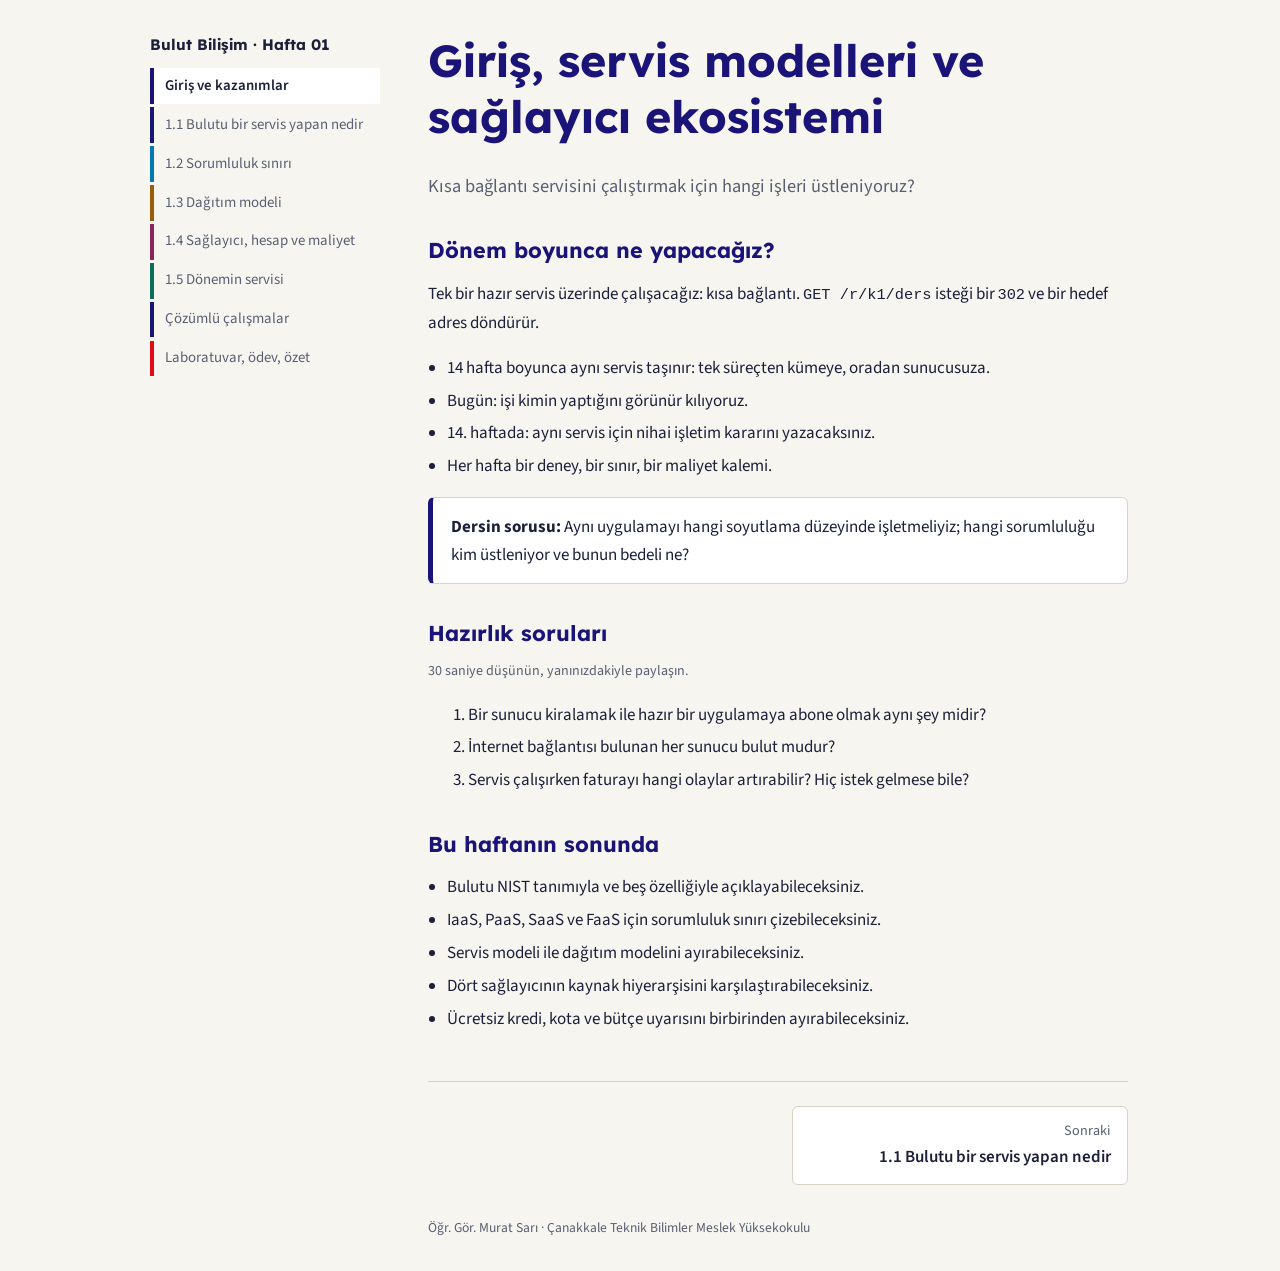
<file: index.html>
<!DOCTYPE html><html lang="tr"><head><meta charset="UTF-8"><meta name="viewport" content="width=device-width, initial-scale=1"><title>Giriş – Bulut Bilişim Hafta 01</title><link href="https://fonts.googleapis.com/css2?family=Lexend:wght@500;700&family=Source+Sans+3:wght@400;600&display=swap" rel="stylesheet"><link rel="stylesheet" href="style.css"></head><body><div class="wrap"><nav id="nav" aria-label="Bölümler"></nav><main><h1>Giriş, servis modelleri ve sağlayıcı ekosistemi</h1>
<p class="lead">Kısa bağlantı servisini çalıştırmak için hangi işleri üstleniyoruz?</p>
<h2>Dönem boyunca ne yapacağız?</h2>
<p>Tek bir hazır servis üzerinde çalışacağız: kısa bağlantı. <code>GET /r/k1/ders</code> isteği bir <code>302</code> ve bir hedef adres döndürür.</p>
<ul><li>14 hafta boyunca aynı servis taşınır: tek süreçten kümeye, oradan sunucusuza.</li><li>Bugün: işi kimin yaptığını görünür kılıyoruz.</li><li>14. haftada: aynı servis için nihai işletim kararını yazacaksınız.</li><li>Her hafta bir deney, bir sınır, bir maliyet kalemi.</li></ul>
<div class="box"><strong>Dersin sorusu:</strong> Aynı uygulamayı hangi soyutlama düzeyinde işletmeliyiz; hangi sorumluluğu kim üstleniyor ve bunun bedeli ne?</div>
<h2>Hazırlık soruları</h2>
<p class="note">30 saniye düşünün, yanınızdakiyle paylaşın.</p>
<ol><li>Bir sunucu kiralamak ile hazır bir uygulamaya abone olmak aynı şey midir?</li><li>İnternet bağlantısı bulunan her sunucu bulut mudur?</li><li>Servis çalışırken faturayı hangi olaylar artırabilir? Hiç istek gelmese bile?</li></ol>
<h2>Bu haftanın sonunda</h2>
<ul><li>Bulutu NIST tanımıyla ve beş özelliğiyle açıklayabileceksiniz.</li><li>IaaS, PaaS, SaaS ve FaaS için sorumluluk sınırı çizebileceksiniz.</li><li>Servis modeli ile dağıtım modelini ayırabileceksiniz.</li><li>Dört sağlayıcının kaynak hiyerarşisini karşılaştırabileceksiniz.</li><li>Ücretsiz kredi, kota ve bütçe uyarısını birbirinden ayırabileceksiniz.</li></ul>
<div class="pager" id="pager"></div><footer>Öğr. Gör. Murat Sarı · Çanakkale Teknik Bilimler Meslek Yüksekokulu</footer></main></div><script src="site.js"></script></body></html>
</file>
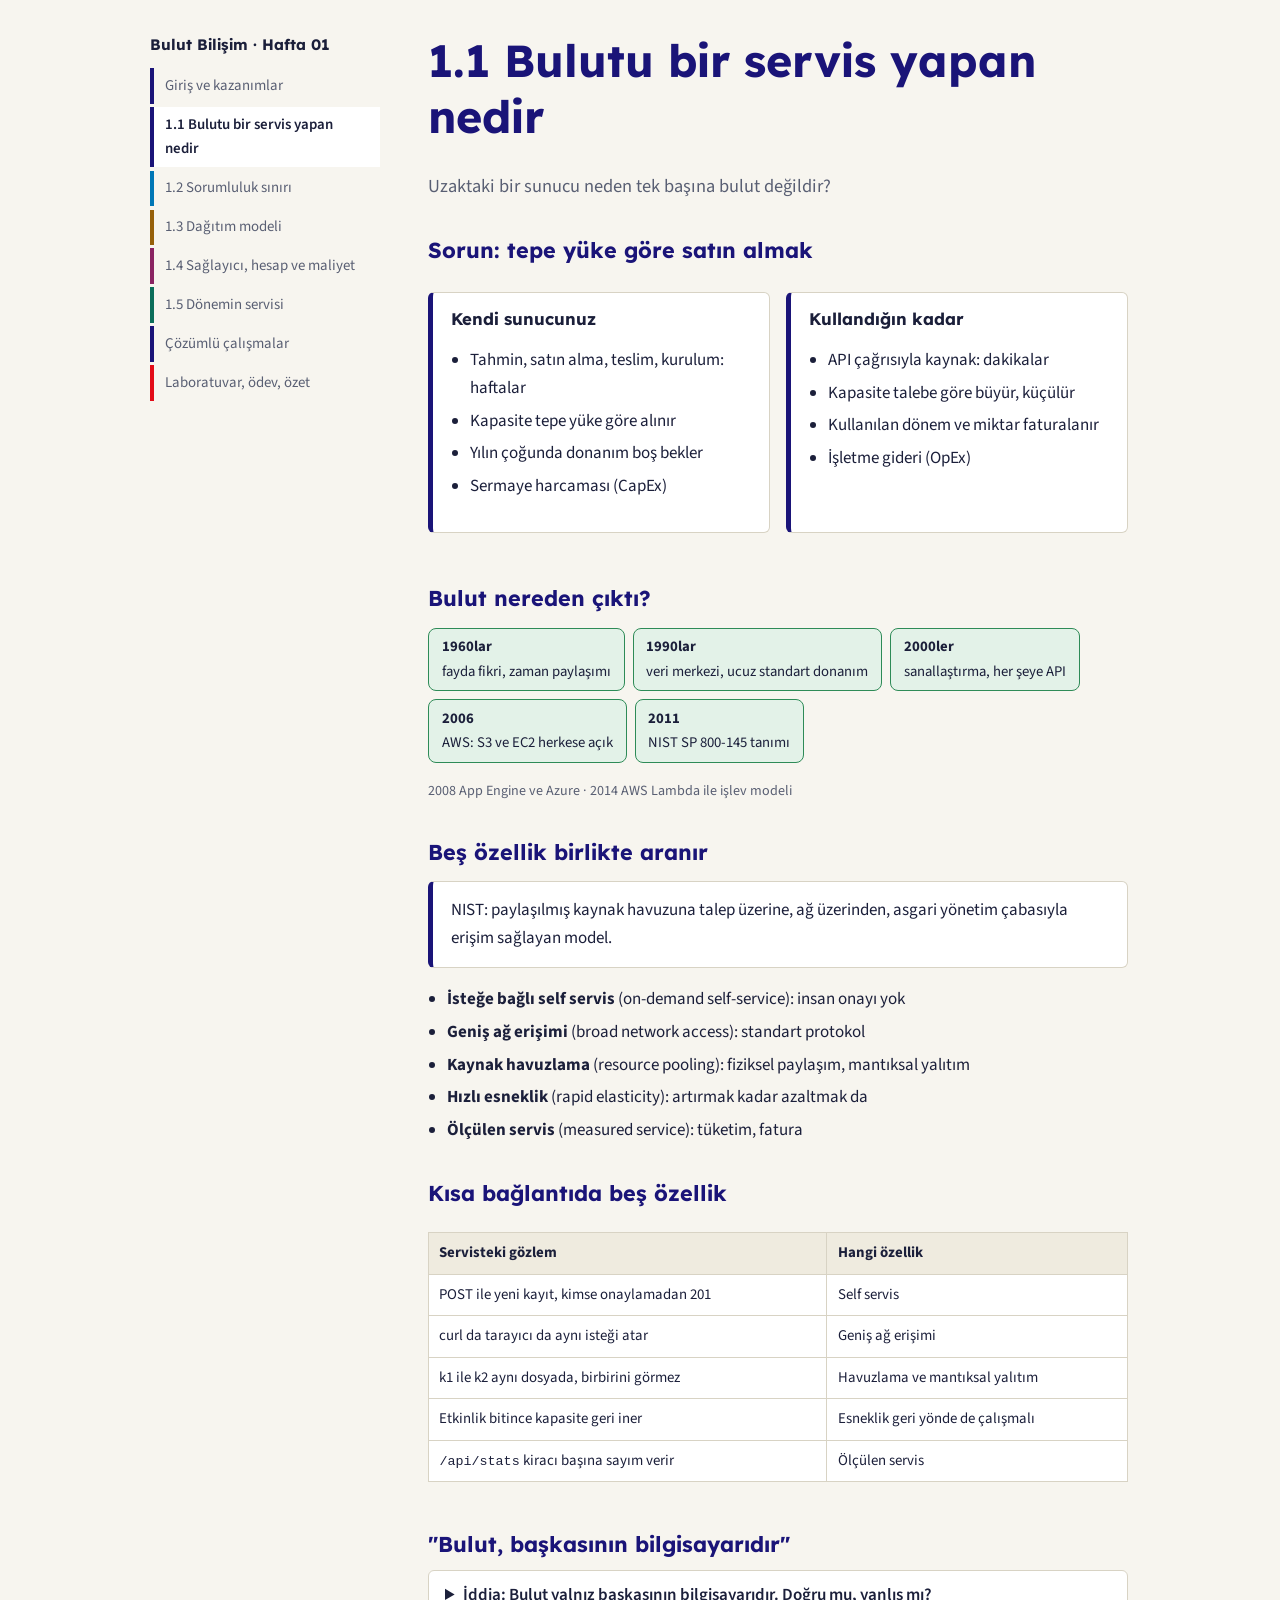
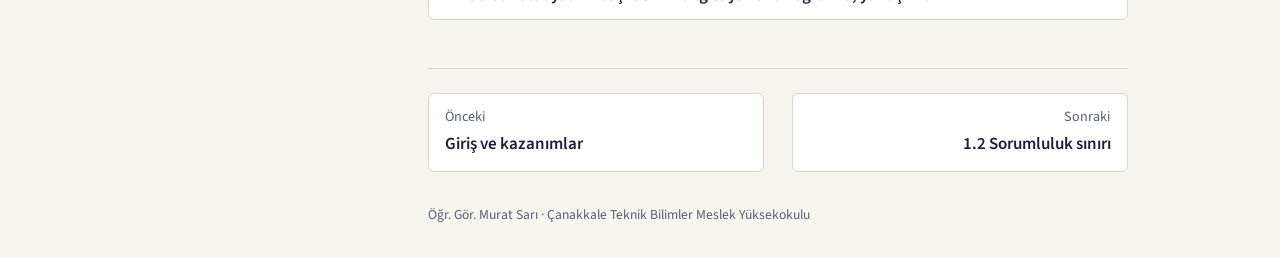
<file: bolum-1-1.html>
<!DOCTYPE html><html lang="tr"><head><meta charset="UTF-8"><meta name="viewport" content="width=device-width, initial-scale=1"><title>1.1 – Bulut Bilişim Hafta 01</title><link href="https://fonts.googleapis.com/css2?family=Lexend:wght@500;700&family=Source+Sans+3:wght@400;600&display=swap" rel="stylesheet"><link rel="stylesheet" href="style.css"></head><body><div class="wrap"><nav id="nav" aria-label="Bölümler"></nav><main><h1>1.1 Bulutu bir servis yapan nedir</h1>
<p class="lead">Uzaktaki bir sunucu neden tek başına bulut değildir?</p>
<h2>Sorun: tepe yüke göre satın almak</h2>
<div class="g2"><div class="box"><h3>Kendi sunucunuz</h3><ul><li>Tahmin, satın alma, teslim, kurulum: haftalar</li><li>Kapasite tepe yüke göre alınır</li><li>Yılın çoğunda donanım boş bekler</li><li>Sermaye harcaması (CapEx)</li></ul></div><div class="box"><h3>Kullandığın kadar</h3><ul><li>API çağrısıyla kaynak: dakikalar</li><li>Kapasite talebe göre büyür, küçülür</li><li>Kullanılan dönem ve miktar faturalanır</li><li>İşletme gideri (OpEx)</li></ul></div></div>
<h2>Bulut nereden çıktı?</h2>
<ol class="flow"><li><b>1960lar</b>fayda fikri, zaman paylaşımı</li><li><b>1990lar</b>veri merkezi, ucuz standart donanım</li><li><b>2000ler</b>sanallaştırma, her şeye API</li><li><b>2006</b>AWS: S3 ve EC2 herkese açık</li><li><b>2011</b>NIST SP 800-145 tanımı</li></ol>
<p class="note">2008 App Engine ve Azure · 2014 AWS Lambda ile işlev modeli</p>
<h2>Beş özellik birlikte aranır</h2>
<div class="box">NIST: paylaşılmış kaynak havuzuna talep üzerine, ağ üzerinden, asgari yönetim çabasıyla erişim sağlayan model.</div>
<ul><li><strong>İsteğe bağlı self servis</strong> (on-demand self-service): insan onayı yok</li><li><strong>Geniş ağ erişimi</strong> (broad network access): standart protokol</li><li><strong>Kaynak havuzlama</strong> (resource pooling): fiziksel paylaşım, mantıksal yalıtım</li><li><strong>Hızlı esneklik</strong> (rapid elasticity): artırmak kadar azaltmak da</li><li><strong>Ölçülen servis</strong> (measured service): tüketim, fatura</li></ul>
<h2>Kısa bağlantıda beş özellik</h2>
<div class="tw"><table><tr><th>Servisteki gözlem</th><th>Hangi özellik</th></tr>
<tr><td>POST ile yeni kayıt, kimse onaylamadan 201</td><td>Self servis</td></tr>
<tr><td>curl da tarayıcı da aynı isteği atar</td><td>Geniş ağ erişimi</td></tr>
<tr><td>k1 ile k2 aynı dosyada, birbirini görmez</td><td>Havuzlama ve mantıksal yalıtım</td></tr>
<tr><td>Etkinlik bitince kapasite geri iner</td><td>Esneklik geri yönde de çalışmalı</td></tr>
<tr><td><code>/api/stats</code> kiracı başına sayım verir</td><td>Ölçülen servis</td></tr></table></div>
<h2>"Bulut, başkasının bilgisayarıdır"</h2>
<details><summary>İddia: Bulut yalnız başkasının bilgisayarıdır. Doğru mu, yanlış mı?</summary><p><strong>Yanlış.</strong> Doğru yanı: kod gerçek bir binada, gerçek bir makinede çalışır; o da arızalanır (AWS S3 kesintisi, 28 Şubat 2017). Eksik yanı: self servis, esneklik ve ölçümü atlar; sorumluluğun bölüşümünü gizler.</p></details>
<div class="pager" id="pager"></div><footer>Öğr. Gör. Murat Sarı · Çanakkale Teknik Bilimler Meslek Yüksekokulu</footer></main></div><script src="site.js"></script></body></html>
</file>
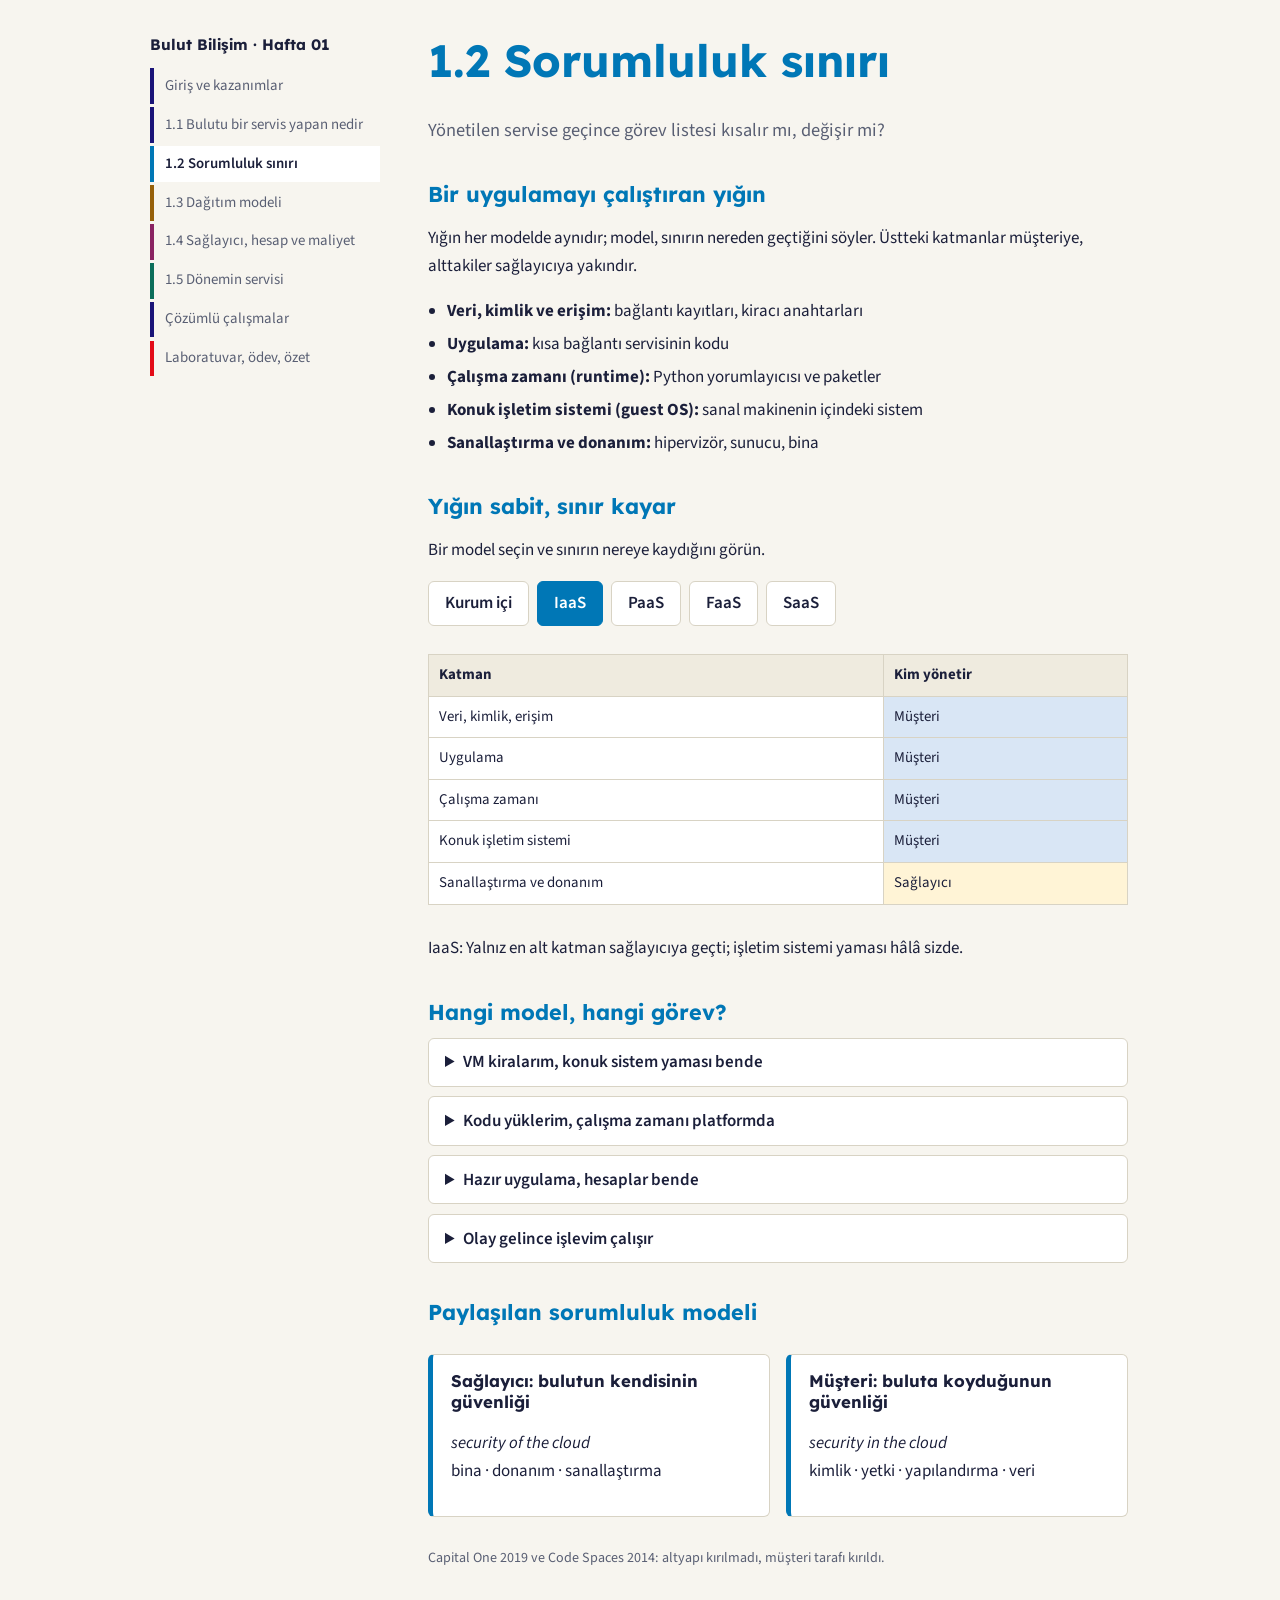
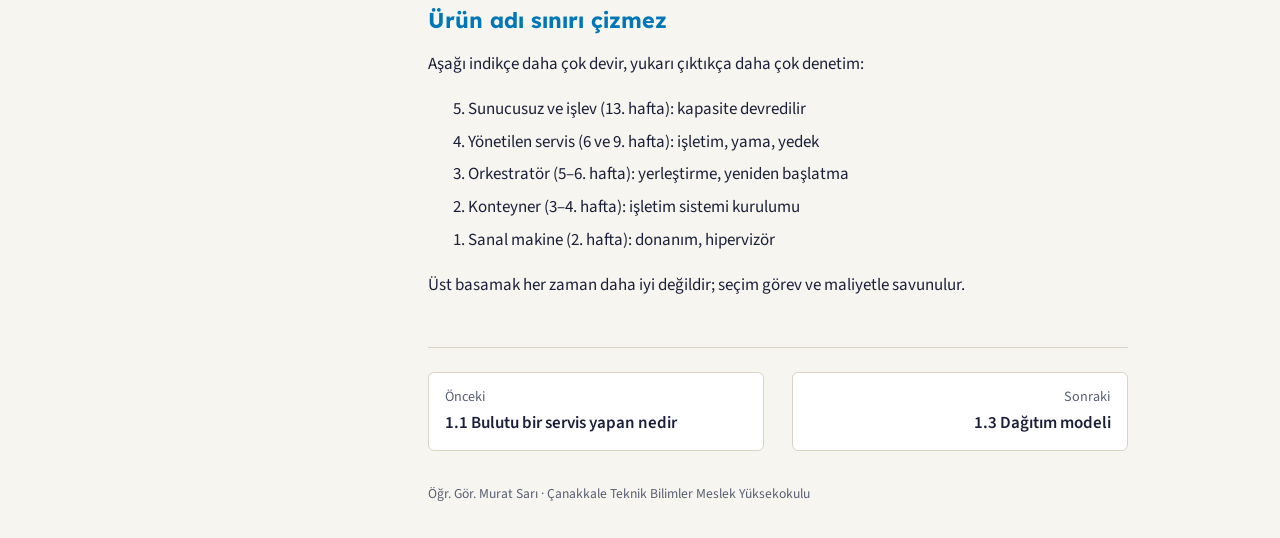
<file: bolum-1-2.html>
<!DOCTYPE html><html lang="tr"><head><meta charset="UTF-8"><meta name="viewport" content="width=device-width, initial-scale=1"><title>1.2 – Bulut Bilişim Hafta 01</title><link href="https://fonts.googleapis.com/css2?family=Lexend:wght@500;700&family=Source+Sans+3:wght@400;600&display=swap" rel="stylesheet"><link rel="stylesheet" href="style.css"></head><body><div class="wrap"><nav id="nav" aria-label="Bölümler"></nav><main><h1>1.2 Sorumluluk sınırı</h1>
<p class="lead">Yönetilen servise geçince görev listesi kısalır mı, değişir mi?</p>
<h2>Bir uygulamayı çalıştıran yığın</h2>
<p>Yığın her modelde aynıdır; model, sınırın nereden geçtiğini söyler. Üstteki katmanlar müşteriye, alttakiler sağlayıcıya yakındır.</p>
<ul><li><strong>Veri, kimlik ve erişim:</strong> bağlantı kayıtları, kiracı anahtarları</li><li><strong>Uygulama:</strong> kısa bağlantı servisinin kodu</li><li><strong>Çalışma zamanı (runtime):</strong> Python yorumlayıcısı ve paketler</li><li><strong>Konuk işletim sistemi (guest OS):</strong> sanal makinenin içindeki sistem</li><li><strong>Sanallaştırma ve donanım:</strong> hipervizör, sunucu, bina</li></ul>
<h2>Yığın sabit, sınır kayar</h2>
<p>Bir model seçin ve sınırın nereye kaydığını görün.</p>
<div class="tabs" id="tabs" role="group" aria-label="Model"></div>
<div class="tw"><table id="model"></table></div>
<p id="mdesc"></p>
<h2>Hangi model, hangi görev?</h2>
<details><summary>VM kiralarım, konuk sistem yaması bende</summary><p><strong>IaaS.</strong> Altyapı servis olarak: EC2, Azure VM, Compute Engine, OCI Compute.</p></details>
<details><summary>Kodu yüklerim, çalışma zamanı platformda</summary><p><strong>PaaS.</strong> Uygulama platformu: App Engine, App Service, Elastic Beanstalk.</p></details>
<details><summary>Hazır uygulama, hesaplar bende</summary><p><strong>SaaS.</strong> Hazır yazılım: kurumsal e-posta, çevrim içi ofis.</p></details>
<details><summary>Olay gelince işlevim çalışır</summary><p><strong>FaaS.</strong> İşlev: Lambda, Azure Functions, Cloud Run functions.</p></details>
<h2>Paylaşılan sorumluluk modeli</h2>
<div class="g2"><div class="box"><h3>Sağlayıcı: bulutun kendisinin güvenliği</h3><p><em>security of the cloud</em><br>bina · donanım · sanallaştırma</p></div><div class="box"><h3>Müşteri: buluta koyduğunun güvenliği</h3><p><em>security in the cloud</em><br>kimlik · yetki · yapılandırma · veri</p></div></div>
<p class="note">Capital One 2019 ve Code Spaces 2014: altyapı kırılmadı, müşteri tarafı kırıldı.</p>
<h2>Ürün adı sınırı çizmez</h2>
<p>Aşağı indikçe daha çok devir, yukarı çıktıkça daha çok denetim:</p>
<ol reversed><li>Sunucusuz ve işlev (13. hafta): kapasite devredilir</li><li>Yönetilen servis (6 ve 9. hafta): işletim, yama, yedek</li><li>Orkestratör (5–6. hafta): yerleştirme, yeniden başlatma</li><li>Konteyner (3–4. hafta): işletim sistemi kurulumu</li><li>Sanal makine (2. hafta): donanım, hipervizör</li></ol>
<p>Üst basamak her zaman daha iyi değildir; seçim görev ve maliyetle savunulur.</p>
<div class="pager" id="pager"></div><footer>Öğr. Gör. Murat Sarı · Çanakkale Teknik Bilimler Meslek Yüksekokulu</footer></main></div><script src="site.js"></script></body></html>
</file>
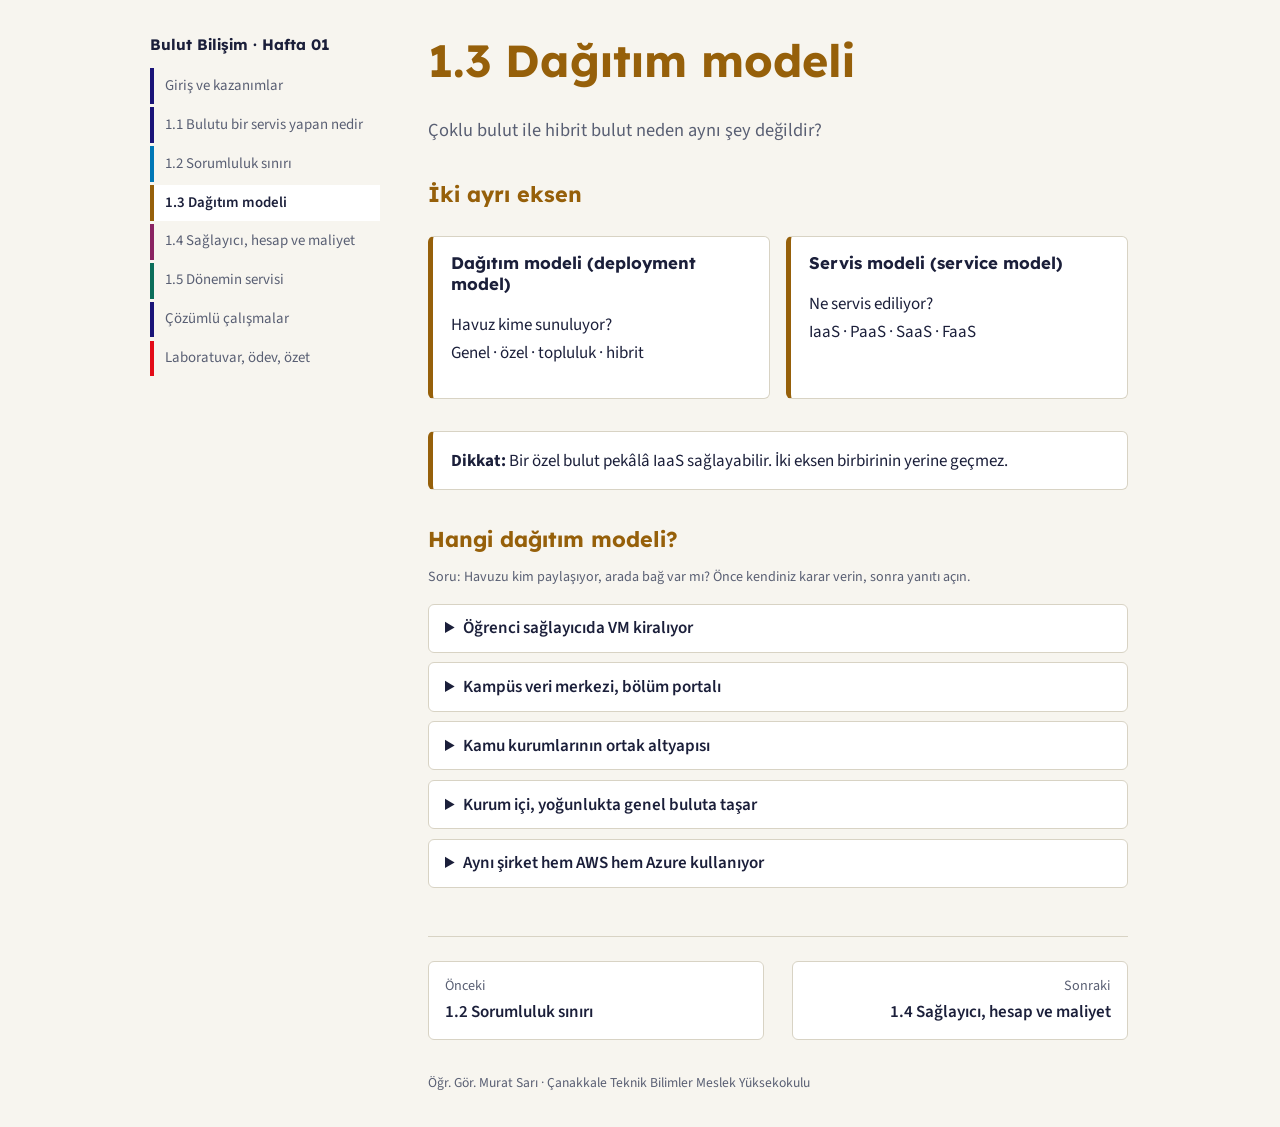
<file: bolum-1-3.html>
<!DOCTYPE html><html lang="tr"><head><meta charset="UTF-8"><meta name="viewport" content="width=device-width, initial-scale=1"><title>1.3 – Bulut Bilişim Hafta 01</title><link href="https://fonts.googleapis.com/css2?family=Lexend:wght@500;700&family=Source+Sans+3:wght@400;600&display=swap" rel="stylesheet"><link rel="stylesheet" href="style.css"></head><body><div class="wrap"><nav id="nav" aria-label="Bölümler"></nav><main><h1>1.3 Dağıtım modeli</h1>
<p class="lead">Çoklu bulut ile hibrit bulut neden aynı şey değildir?</p>
<h2>İki ayrı eksen</h2>
<div class="g2"><div class="box"><h3>Dağıtım modeli (deployment model)</h3><p>Havuz kime sunuluyor?<br>Genel · özel · topluluk · hibrit</p></div><div class="box"><h3>Servis modeli (service model)</h3><p>Ne servis ediliyor?<br>IaaS · PaaS · SaaS · FaaS</p></div></div>
<div class="box"><strong>Dikkat:</strong> Bir özel bulut pekâlâ IaaS sağlayabilir. İki eksen birbirinin yerine geçmez.</div>
<h2>Hangi dağıtım modeli?</h2>
<p class="note">Soru: Havuzu kim paylaşıyor, arada bağ var mı? Önce kendiniz karar verin, sonra yanıtı açın.</p>
<details><summary>Öğrenci sağlayıcıda VM kiralıyor</summary><p><strong>Genel (public).</strong> Havuz herkese açık.</p></details>
<details><summary>Kampüs veri merkezi, bölüm portalı</summary><p><strong>Özel (private).</strong> Tek kuruluşa ayrılmış havuz; beş özellik varsa özel bulut.</p></details>
<details><summary>Kamu kurumlarının ortak altyapısı</summary><p><strong>Topluluk (community).</strong> Ortak gereksinim, belirli kuruluşlar.</p></details>
<details><summary>Kurum içi, yoğunlukta genel buluta taşar</summary><p><strong>Hibrit (hybrid).</strong> İki model ve aralarında bir bağ.</p></details>
<details><summary>Aynı şirket hem AWS hem Azure kullanıyor</summary><p><strong>Çoklu bulut (multi-cloud).</strong> İki genel sağlayıcı: çoklu bulut, hibrit değil.</p></details>
<div class="pager" id="pager"></div><footer>Öğr. Gör. Murat Sarı · Çanakkale Teknik Bilimler Meslek Yüksekokulu</footer></main></div><script src="site.js"></script></body></html>
</file>
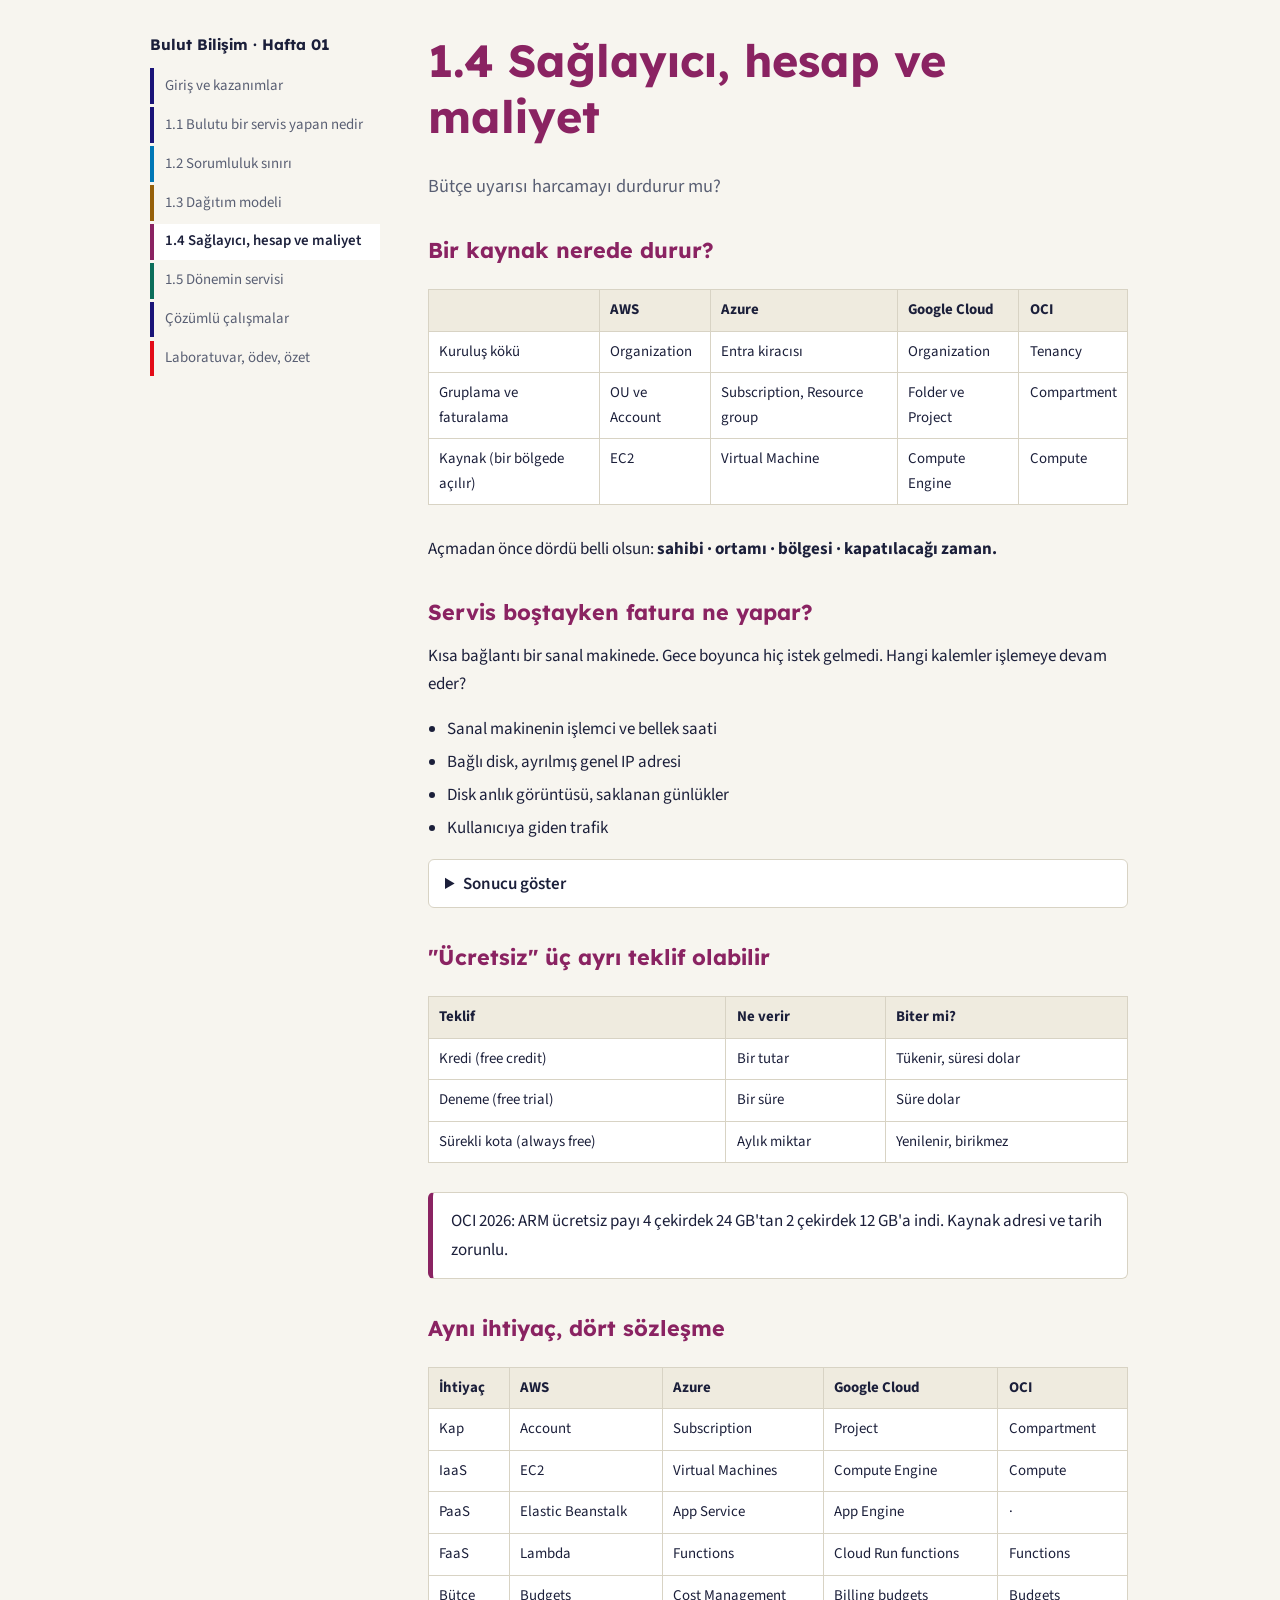
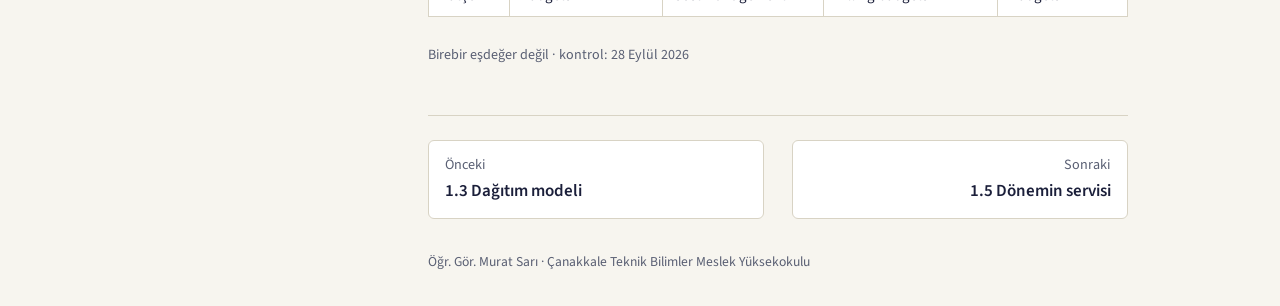
<file: bolum-1-4.html>
<!DOCTYPE html><html lang="tr"><head><meta charset="UTF-8"><meta name="viewport" content="width=device-width, initial-scale=1"><title>1.4 – Bulut Bilişim Hafta 01</title><link href="https://fonts.googleapis.com/css2?family=Lexend:wght@500;700&family=Source+Sans+3:wght@400;600&display=swap" rel="stylesheet"><link rel="stylesheet" href="style.css"></head><body><div class="wrap"><nav id="nav" aria-label="Bölümler"></nav><main><h1>1.4 Sağlayıcı, hesap ve maliyet</h1>
<p class="lead">Bütçe uyarısı harcamayı durdurur mu?</p>
<h2>Bir kaynak nerede durur?</h2>
<div class="tw"><table><tr><th></th><th>AWS</th><th>Azure</th><th>Google Cloud</th><th>OCI</th></tr>
<tr><td>Kuruluş kökü</td><td>Organization</td><td>Entra kiracısı</td><td>Organization</td><td>Tenancy</td></tr>
<tr><td>Gruplama ve faturalama</td><td>OU ve Account</td><td>Subscription, Resource group</td><td>Folder ve Project</td><td>Compartment</td></tr>
<tr><td>Kaynak (bir bölgede açılır)</td><td>EC2</td><td>Virtual Machine</td><td>Compute Engine</td><td>Compute</td></tr></table></div>
<p>Açmadan önce dördü belli olsun: <strong>sahibi · ortamı · bölgesi · kapatılacağı zaman.</strong></p>
<h2>Servis boştayken fatura ne yapar?</h2>
<p>Kısa bağlantı bir sanal makinede. Gece boyunca hiç istek gelmedi. Hangi kalemler işlemeye devam eder?</p>
<ul><li>Sanal makinenin işlemci ve bellek saati</li><li>Bağlı disk, ayrılmış genel IP adresi</li><li>Disk anlık görüntüsü, saklanan günlükler</li><li>Kullanıcıya giden trafik</li></ul>
<details><summary>Sonucu göster</summary><p>Trafik dışında hepsi. Makine kapatılsa bile disk, ayrılmış adres ve anlık görüntü sürebilir. Fatura verisi de saatler gecikebilir.</p></details>
<h2>"Ücretsiz" üç ayrı teklif olabilir</h2>
<div class="tw"><table><tr><th>Teklif</th><th>Ne verir</th><th>Biter mi?</th></tr>
<tr><td>Kredi (free credit)</td><td>Bir tutar</td><td>Tükenir, süresi dolar</td></tr>
<tr><td>Deneme (free trial)</td><td>Bir süre</td><td>Süre dolar</td></tr>
<tr><td>Sürekli kota (always free)</td><td>Aylık miktar</td><td>Yenilenir, birikmez</td></tr></table></div>
<div class="box">OCI 2026: ARM ücretsiz payı 4 çekirdek 24 GB'tan 2 çekirdek 12 GB'a indi. Kaynak adresi ve tarih zorunlu.</div>
<h2>Aynı ihtiyaç, dört sözleşme</h2>
<div class="tw"><table><tr><th>İhtiyaç</th><th>AWS</th><th>Azure</th><th>Google Cloud</th><th>OCI</th></tr>
<tr><td>Kap</td><td>Account</td><td>Subscription</td><td>Project</td><td>Compartment</td></tr>
<tr><td>IaaS</td><td>EC2</td><td>Virtual Machines</td><td>Compute Engine</td><td>Compute</td></tr>
<tr><td>PaaS</td><td>Elastic Beanstalk</td><td>App Service</td><td>App Engine</td><td>·</td></tr>
<tr><td>FaaS</td><td>Lambda</td><td>Functions</td><td>Cloud Run functions</td><td>Functions</td></tr>
<tr><td>Bütçe</td><td>Budgets</td><td>Cost Management</td><td>Billing budgets</td><td>Budgets</td></tr></table></div>
<p class="note">Birebir eşdeğer değil · kontrol: 28 Eylül 2026</p>
<div class="pager" id="pager"></div><footer>Öğr. Gör. Murat Sarı · Çanakkale Teknik Bilimler Meslek Yüksekokulu</footer></main></div><script src="site.js"></script></body></html>
</file>
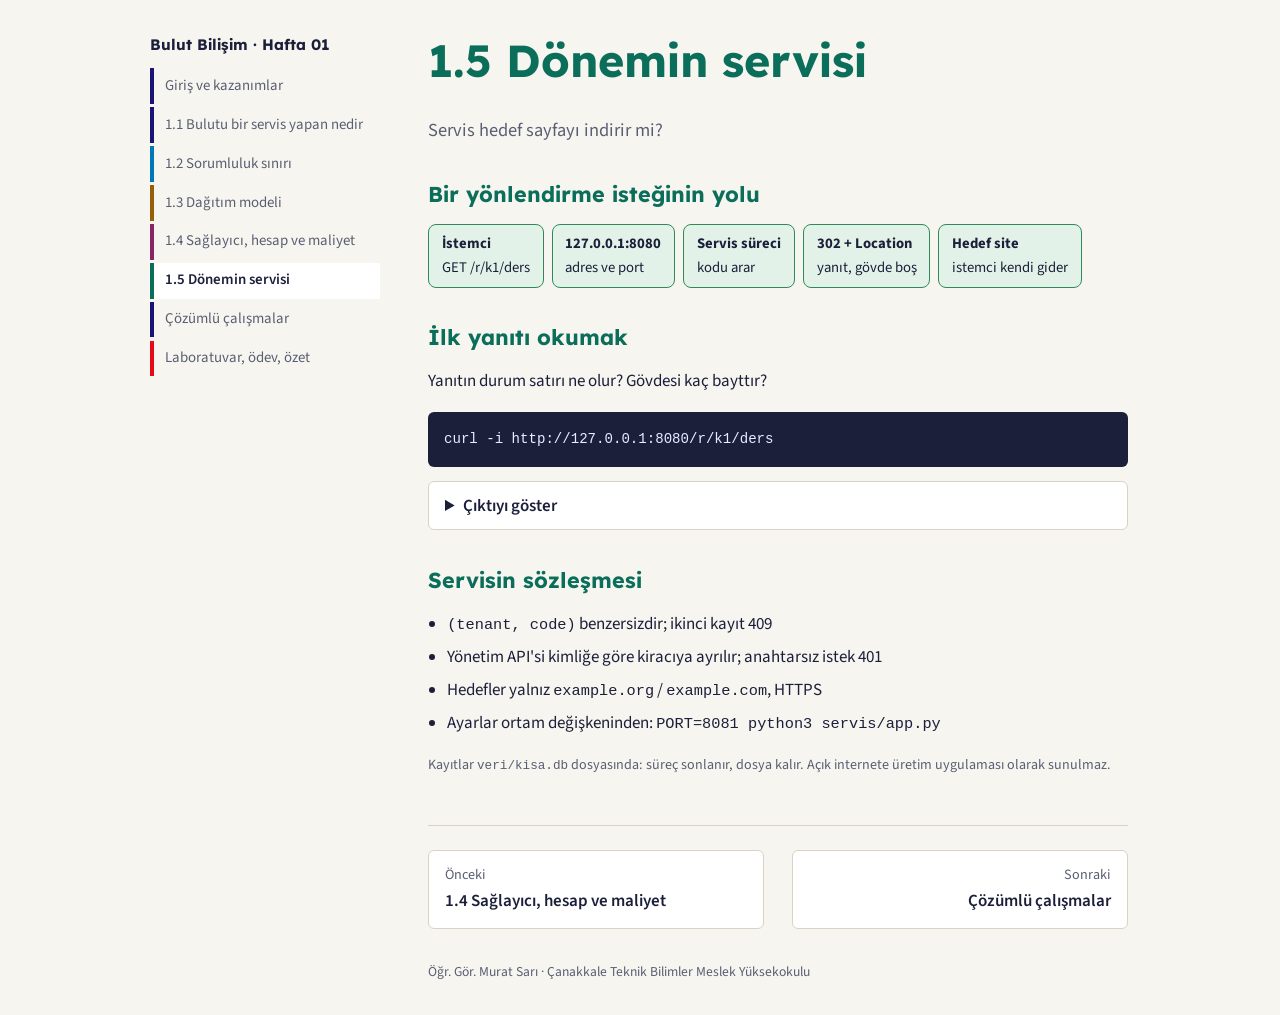
<file: bolum-1-5.html>
<!DOCTYPE html><html lang="tr"><head><meta charset="UTF-8"><meta name="viewport" content="width=device-width, initial-scale=1"><title>1.5 – Bulut Bilişim Hafta 01</title><link href="https://fonts.googleapis.com/css2?family=Lexend:wght@500;700&family=Source+Sans+3:wght@400;600&display=swap" rel="stylesheet"><link rel="stylesheet" href="style.css"></head><body><div class="wrap"><nav id="nav" aria-label="Bölümler"></nav><main><h1>1.5 Dönemin servisi</h1>
<p class="lead">Servis hedef sayfayı indirir mi?</p>
<h2>Bir yönlendirme isteğinin yolu</h2>
<ol class="flow"><li><b>İstemci</b>GET /r/k1/ders</li><li><b>127.0.0.1:8080</b>adres ve port</li><li><b>Servis süreci</b>kodu arar</li><li><b>302 + Location</b>yanıt, gövde boş</li><li><b>Hedef site</b>istemci kendi gider</li></ol>
<h2>İlk yanıtı okumak</h2>
<p>Yanıtın durum satırı ne olur? Gövdesi kaç bayttır?</p>
<pre>curl -i http://127.0.0.1:8080/r/k1/ders</pre>
<details><summary>Çıktıyı göster</summary><pre>HTTP/1.0 302 Found
Content-Length: 0
X-App-Version: v1
Cache-Control: no-store
Location: https://example.org/k1</pre><p>Servis kapalıyken: <code>curl: (7) ... Couldn't connect to server</code>. Durum kodu yoktur.</p></details>
<h2>Servisin sözleşmesi</h2>
<ul><li><code>(tenant, code)</code> benzersizdir; ikinci kayıt 409</li><li>Yönetim API'si kimliğe göre kiracıya ayrılır; anahtarsız istek 401</li><li>Hedefler yalnız <code>example.org</code> / <code>example.com</code>, HTTPS</li><li>Ayarlar ortam değişkeninden: <code>PORT=8081 python3 servis/app.py</code></li></ul>
<p class="note">Kayıtlar <code>veri/kisa.db</code> dosyasında: süreç sonlanır, dosya kalır. Açık internete üretim uygulaması olarak sunulmaz.</p>
<div class="pager" id="pager"></div><footer>Öğr. Gör. Murat Sarı · Çanakkale Teknik Bilimler Meslek Yüksekokulu</footer></main></div><script src="site.js"></script></body></html>
</file>
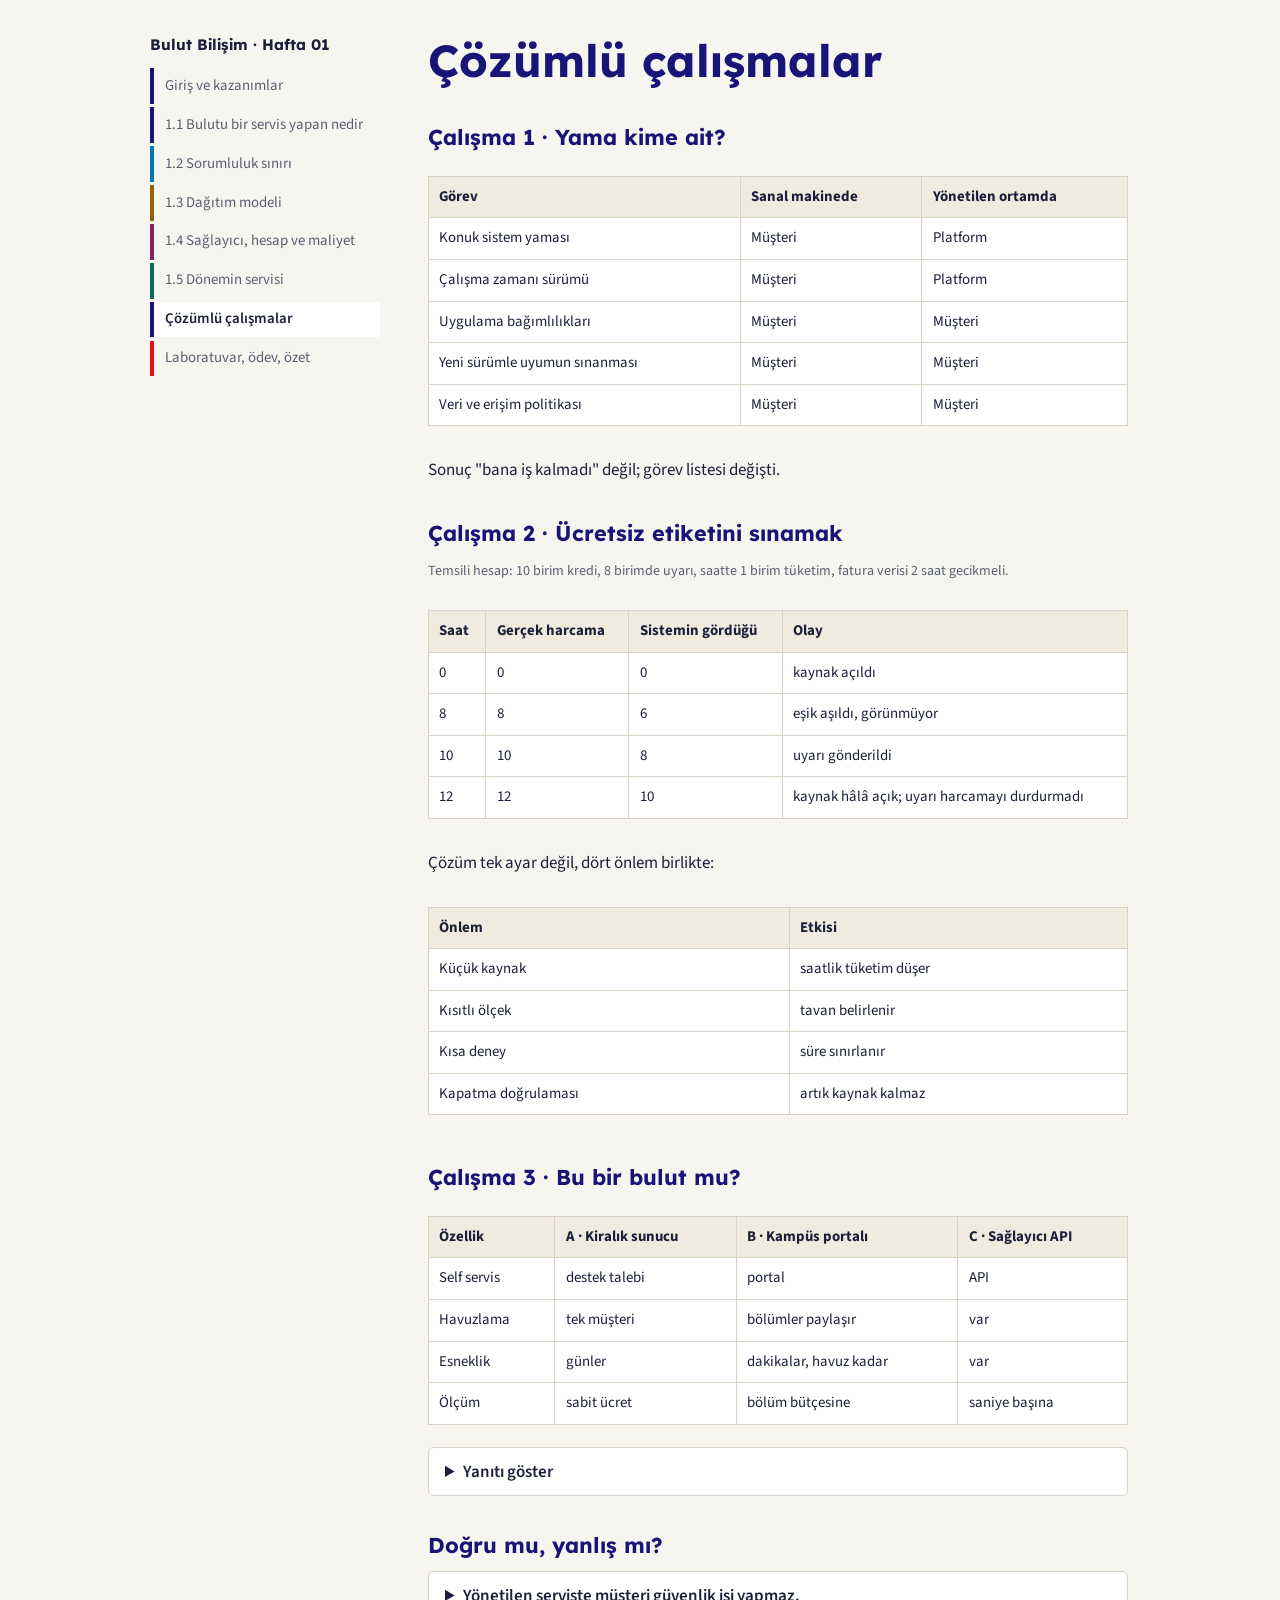
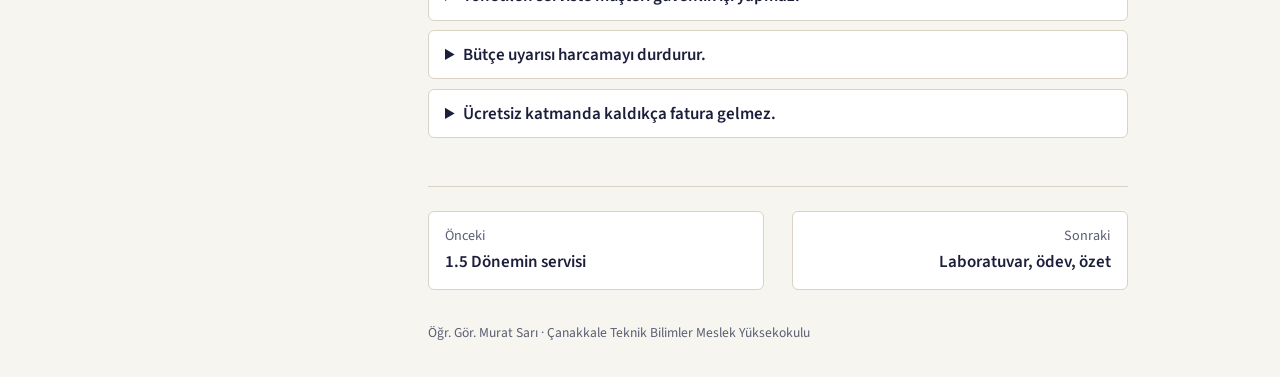
<file: calisma.html>
<!DOCTYPE html><html lang="tr"><head><meta charset="UTF-8"><meta name="viewport" content="width=device-width, initial-scale=1"><title>Çalışmalar – Bulut Bilişim Hafta 01</title><link href="https://fonts.googleapis.com/css2?family=Lexend:wght@500;700&family=Source+Sans+3:wght@400;600&display=swap" rel="stylesheet"><link rel="stylesheet" href="style.css"></head><body><div class="wrap"><nav id="nav" aria-label="Bölümler"></nav><main><h1>Çözümlü çalışmalar</h1>
<h2>Çalışma 1 · Yama kime ait?</h2>
<div class="tw"><table><tr><th>Görev</th><th>Sanal makinede</th><th>Yönetilen ortamda</th></tr>
<tr><td>Konuk sistem yaması</td><td>Müşteri</td><td>Platform</td></tr>
<tr><td>Çalışma zamanı sürümü</td><td>Müşteri</td><td>Platform</td></tr>
<tr><td>Uygulama bağımlılıkları</td><td>Müşteri</td><td>Müşteri</td></tr>
<tr><td>Yeni sürümle uyumun sınanması</td><td>Müşteri</td><td>Müşteri</td></tr>
<tr><td>Veri ve erişim politikası</td><td>Müşteri</td><td>Müşteri</td></tr></table></div>
<p>Sonuç "bana iş kalmadı" değil; görev listesi değişti.</p>
<h2>Çalışma 2 · Ücretsiz etiketini sınamak</h2>
<p class="note">Temsili hesap: 10 birim kredi, 8 birimde uyarı, saatte 1 birim tüketim, fatura verisi 2 saat gecikmeli.</p>
<div class="tw"><table><tr><th>Saat</th><th>Gerçek harcama</th><th>Sistemin gördüğü</th><th>Olay</th></tr>
<tr><td>0</td><td>0</td><td>0</td><td>kaynak açıldı</td></tr><tr><td>8</td><td>8</td><td>6</td><td>eşik aşıldı, görünmüyor</td></tr>
<tr><td>10</td><td>10</td><td>8</td><td>uyarı gönderildi</td></tr><tr><td>12</td><td>12</td><td>10</td><td>kaynak hâlâ açık; uyarı harcamayı durdurmadı</td></tr></table></div>
<p>Çözüm tek ayar değil, dört önlem birlikte:</p>
<div class="tw"><table><tr><th>Önlem</th><th>Etkisi</th></tr><tr><td>Küçük kaynak</td><td>saatlik tüketim düşer</td></tr><tr><td>Kısıtlı ölçek</td><td>tavan belirlenir</td></tr><tr><td>Kısa deney</td><td>süre sınırlanır</td></tr><tr><td>Kapatma doğrulaması</td><td>artık kaynak kalmaz</td></tr></table></div>
<h2>Çalışma 3 · Bu bir bulut mu?</h2>
<div class="tw"><table><tr><th>Özellik</th><th>A · Kiralık sunucu</th><th>B · Kampüs portalı</th><th>C · Sağlayıcı API</th></tr>
<tr><td>Self servis</td><td>destek talebi</td><td>portal</td><td>API</td></tr><tr><td>Havuzlama</td><td>tek müşteri</td><td>bölümler paylaşır</td><td>var</td></tr>
<tr><td>Esneklik</td><td>günler</td><td>dakikalar, havuz kadar</td><td>var</td></tr><tr><td>Ölçüm</td><td>sabit ücret</td><td>bölüm bütçesine</td><td>saniye başına</td></tr></table></div>
<details><summary>Yanıtı göster</summary><p><strong>A</strong> bulut değil · <strong>B</strong> özel bulutta IaaS · <strong>C</strong> genel bulutta IaaS</p></details>
<h2>Doğru mu, yanlış mı?</h2>
<details><summary>Yönetilen serviste müşteri güvenlik işi yapmaz.</summary><p><strong>Yanlış.</strong> Kimlik, veri ve yapılandırma her modelde müşteride.</p></details>
<details><summary>Bütçe uyarısı harcamayı durdurur.</summary><p><strong>Yanlış.</strong> Uyarı bildirimdir ve gecikir; durdurma ayrıca kurulur.</p></details>
<details><summary>Ücretsiz katmanda kaldıkça fatura gelmez.</summary><p><strong>Yanlış.</strong> Kredi tükenir, kota aylıktır; koşul tarihiyle okunur.</p></details>
<div class="pager" id="pager"></div><footer>Öğr. Gör. Murat Sarı · Çanakkale Teknik Bilimler Meslek Yüksekokulu</footer></main></div><script src="site.js"></script></body></html>
</file>
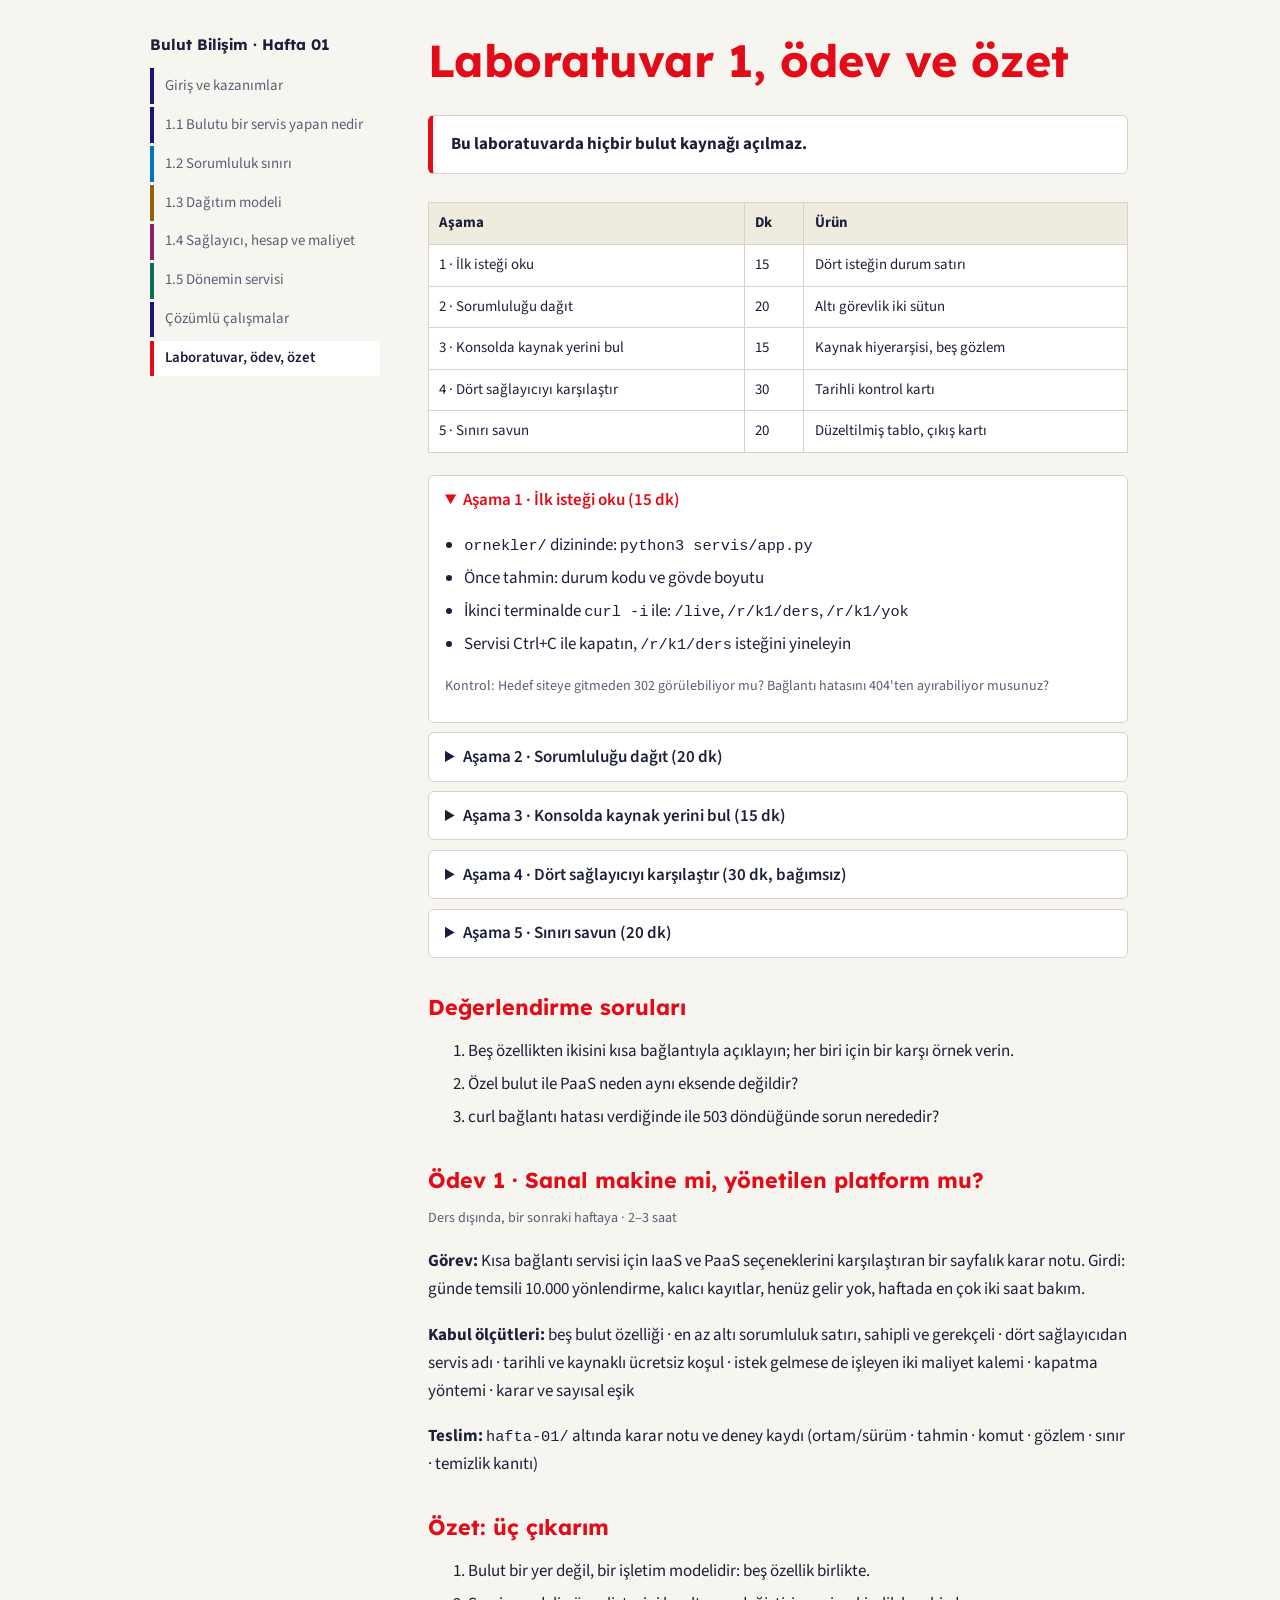
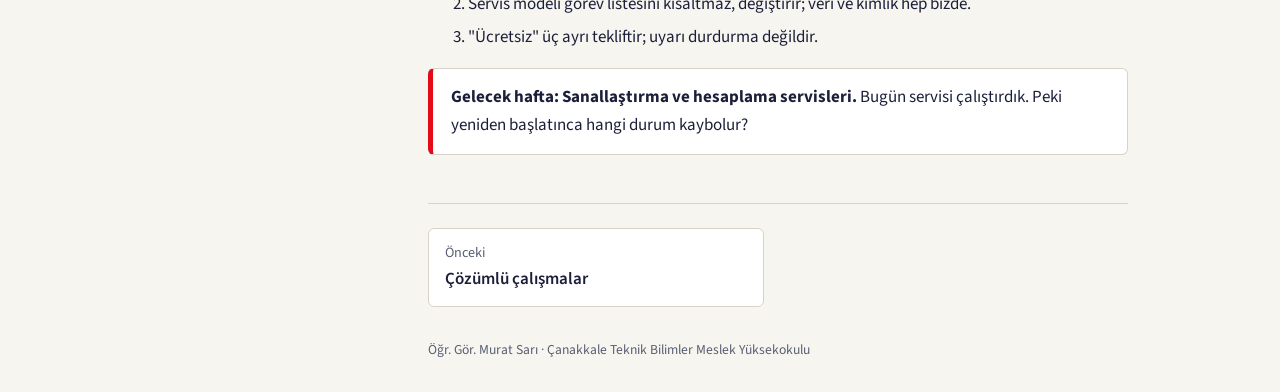
<file: lab.html>
<!DOCTYPE html><html lang="tr"><head><meta charset="UTF-8"><meta name="viewport" content="width=device-width, initial-scale=1"><title>Laboratuvar – Bulut Bilişim Hafta 01</title><link href="https://fonts.googleapis.com/css2?family=Lexend:wght@500;700&family=Source+Sans+3:wght@400;600&display=swap" rel="stylesheet"><link rel="stylesheet" href="style.css"></head><body><div class="wrap"><nav id="nav" aria-label="Bölümler"></nav><main><h1>Laboratuvar 1, ödev ve özet</h1>
<div class="box"><strong>Bu laboratuvarda hiçbir bulut kaynağı açılmaz.</strong></div>
<div class="tw"><table><tr><th>Aşama</th><th>Dk</th><th>Ürün</th></tr><tr><td>1 · İlk isteği oku</td><td>15</td><td>Dört isteğin durum satırı</td></tr><tr><td>2 · Sorumluluğu dağıt</td><td>20</td><td>Altı görevlik iki sütun</td></tr><tr><td>3 · Konsolda kaynak yerini bul</td><td>15</td><td>Kaynak hiyerarşisi, beş gözlem</td></tr><tr><td>4 · Dört sağlayıcıyı karşılaştır</td><td>30</td><td>Tarihli kontrol kartı</td></tr><tr><td>5 · Sınırı savun</td><td>20</td><td>Düzeltilmiş tablo, çıkış kartı</td></tr></table></div>
<details open><summary>Aşama 1 · İlk isteği oku (15 dk)</summary><ul><li><code>ornekler/</code> dizininde: <code>python3 servis/app.py</code></li><li>Önce tahmin: durum kodu ve gövde boyutu</li><li>İkinci terminalde <code>curl -i</code> ile: <code>/live</code>, <code>/r/k1/ders</code>, <code>/r/k1/yok</code></li><li>Servisi Ctrl+C ile kapatın, <code>/r/k1/ders</code> isteğini yineleyin</li></ul><p class="note">Kontrol: Hedef siteye gitmeden 302 görülebiliyor mu? Bağlantı hatasını 404'ten ayırabiliyor musunuz?</p></details>
<details><summary>Aşama 2 · Sorumluluğu dağıt (20 dk)</summary><ul><li>Sütunlar: sanal makine (IaaS) ve yönetilen platform (PaaS)</li><li>Satırlar: işletim sistemi yaması · çalışma zamanı · bağımlılıklar · erişim ve kimlik · yedek · maliyet izleme</li><li>Her hücrede sahip ve bir cümlelik gerekçe</li><li>Platformun hangi modunu düşündüğünüzü yazın</li></ul><p class="note">Kontrol: Hiçbir hücrenin sahibi boş kalmadı mı? Veri ve erişim iki sütunda da müşteride mi?</p></details>
<details><summary>Aşama 3 · Konsolda kaynak yerini bul (15 dk)</summary><ul><li>Öğretmenin ders projesinde birlikte gezin; yeni kaynak açılmaz</li><li>Kuruluş, klasör ya da abonelik, proje ya da bölme adları</li><li>Bölge değişince kaynak listesi nasıl değişiyor?</li><li>Tanımlı roller · bütçe eşikleri · bir servisin fiyat birimleri</li></ul><p class="note">Kontrol: Kayıtta anahtar, parola, proje numarası ya da hesap kimliği kaldı mı?</p></details>
<details><summary>Aşama 4 · Dört sağlayıcıyı karşılaştır (30 dk, bağımsız)</summary><ul><li>Dört sağlayıcının resmî ücretsiz kullanım sayfaları</li><li>Sütunlar: teklif türü · uygunluk · süre · miktar · bitince ne olur · yükseltme etkisi</li><li>Kaynak adresi ve kontrol tarihi olmadan satır kabul edilmez</li><li>Bir ay en küçük sanal makine: hangi kalem kapsam dışı kalır?</li></ul><p class="note">Kontrol: Teklif koşulunu servis SLA'sıyla karıştırdınız mı?</p></details>
<details><summary>Aşama 5 · Sınırı savun (20 dk)</summary><ul><li>Bir gerekçe sanal makine için, bir gerekçe yönetilen için; her gerekçe bir görev ya da maliyet kalemine dayansın</li><li>Arkadaşınız tablonuzda yanlış sorumluluk ataması arasın</li><li>Tablonuzu düzeltin · temizlik: servis süreci kapalı mı?</li><li>Çıkış kartı: bir karar ve onu değiştirecek sayısal ölçüm</li></ul><p class="note">Kontrol: Bir riskin sahibi belirsiz kaldı mı?</p></details>
<h2>Değerlendirme soruları</h2>
<ol><li>Beş özellikten ikisini kısa bağlantıyla açıklayın; her biri için bir karşı örnek verin.</li><li>Özel bulut ile PaaS neden aynı eksende değildir?</li><li>curl bağlantı hatası verdiğinde ile 503 döndüğünde sorun nerededir?</li></ol>
<h2>Ödev 1 · Sanal makine mi, yönetilen platform mu?</h2>
<p class="note">Ders dışında, bir sonraki haftaya · 2–3 saat</p>
<p><strong>Görev:</strong> Kısa bağlantı servisi için IaaS ve PaaS seçeneklerini karşılaştıran bir sayfalık karar notu. Girdi: günde temsili 10.000 yönlendirme, kalıcı kayıtlar, henüz gelir yok, haftada en çok iki saat bakım.</p>
<p><strong>Kabul ölçütleri:</strong> beş bulut özelliği · en az altı sorumluluk satırı, sahipli ve gerekçeli · dört sağlayıcıdan servis adı · tarihli ve kaynaklı ücretsiz koşul · istek gelmese de işleyen iki maliyet kalemi · kapatma yöntemi · karar ve sayısal eşik</p>
<p><strong>Teslim:</strong> <code>hafta-01/</code> altında karar notu ve deney kaydı (ortam/sürüm · tahmin · komut · gözlem · sınır · temizlik kanıtı)</p>
<h2>Özet: üç çıkarım</h2>
<ol><li>Bulut bir yer değil, bir işletim modelidir: beş özellik birlikte.</li><li>Servis modeli görev listesini kısaltmaz, değiştirir; veri ve kimlik hep bizde.</li><li>"Ücretsiz" üç ayrı tekliftir; uyarı durdurma değildir.</li></ol>
<div class="box"><strong>Gelecek hafta: Sanallaştırma ve hesaplama servisleri.</strong> Bugün servisi çalıştırdık. Peki yeniden başlatınca hangi durum kaybolur?</div>
<div class="pager" id="pager"></div><footer>Öğr. Gör. Murat Sarı · Çanakkale Teknik Bilimler Meslek Yüksekokulu</footer></main></div><script src="site.js"></script></body></html>
</file>
<file: style.css>
:root{--bg:#f7f5ef;--ink:#1b1f3a;--mut:#595f73;--card:#fff;--line:#d8d3c4;--c:#1a1478}
*{box-sizing:border-box}
body{margin:0;background:var(--bg);color:var(--ink);font:17px/1.65 "Source Sans 3",system-ui,sans-serif}
h1,h2,h3{font-family:Lexend,system-ui,sans-serif;line-height:1.25;margin:0 0 .6em;color:var(--c)}
h1{font-size:clamp(1.9rem,4.5vw,2.8rem)}h2{font-size:1.35rem;margin-top:2.2rem}h3{font-size:1.05rem;color:var(--ink)}
.wrap{display:grid;grid-template-columns:230px 1fr;gap:3rem;max-width:1020px;margin:0 auto;padding:2rem 1.25rem}
nav{position:sticky;top:2rem;align-self:start;display:flex;flex-direction:column;gap:.2rem;font-size:.93rem}
nav b{font-family:Lexend,sans-serif;font-size:.95rem;margin-bottom:.5rem}
nav a{color:var(--mut);text-decoration:none;padding:.35rem .7rem;border-left:4px solid var(--k,var(--line))}
nav a:hover{color:var(--ink);background:rgba(0,0,0,.04)}
nav a[aria-current]{color:var(--ink);font-weight:600;background:var(--card)}
a:focus-visible,button:focus-visible,summary:focus-visible{outline:3px solid var(--c);outline-offset:2px}
main{max-width:700px;min-height:70vh}
.lead{color:var(--mut);font-size:1.15rem}
.box{background:var(--card);border:1px solid var(--line);border-left:5px solid var(--c);border-radius:6px;padding:.9rem 1.1rem;margin:1rem 0}
.g2{display:grid;grid-template-columns:1fr 1fr;gap:1rem}
.flow{display:flex;flex-wrap:wrap;gap:.5rem;align-items:stretch;list-style:none;padding:0}
.flow li{background:#e3f2e8;border:1px solid #2e8b57;border-radius:8px;padding:.4rem .8rem;margin:0;font-size:.92rem}
.flow li b{display:block}
ul{padding-left:1.2rem}li{margin:.3rem 0}
table{width:100%;border-collapse:collapse;background:var(--card);font-size:.93rem;margin:.8rem 0}
th,td{border:1px solid var(--line);padding:.5rem .65rem;text-align:left;vertical-align:top}
th{background:#efebdf}
.tw{overflow-x:auto}
pre{background:#1b1f3a;color:#e9ecff;padding:1rem;border-radius:6px;overflow-x:auto;font-size:.88rem}
code{font-family:ui-monospace,Consolas,monospace;font-size:.9em}
details{background:var(--card);border:1px solid var(--line);border-radius:6px;padding:.6rem 1rem;margin:.6rem 0}
summary{cursor:pointer;font-weight:600}
details[open]>summary{margin-bottom:.4rem;color:var(--c)}
.tabs{display:flex;flex-wrap:wrap;gap:.5rem;margin:1rem 0}
.tabs button{font:inherit;font-weight:600;padding:.45rem 1rem;border:1px solid var(--line);background:var(--card);color:var(--ink);border-radius:6px;cursor:pointer}
.tabs button[aria-pressed=true]{background:var(--c);color:#fff;border-color:var(--c)}
.m{background:#d9e6f5}.p{background:#fff4d6}
.note{font-size:.88rem;color:var(--mut)}
.pager{display:flex;justify-content:space-between;gap:1rem;margin-top:3rem;padding-top:1.5rem;border-top:1px solid var(--line)}
.pager a{flex:1;max-width:48%;padding:.8rem 1rem;border:1px solid var(--line);background:var(--card);border-radius:6px;color:var(--ink);text-decoration:none;font-weight:600}
.pager a:hover{border-color:var(--c)}
.pager small{display:block;color:var(--mut);font-weight:400}
.pager .next{text-align:right;margin-left:auto}
footer{margin-top:2rem;font-size:.85rem;color:var(--mut)}
@media(max-width:800px){.wrap{grid-template-columns:1fr;gap:1.5rem}nav{position:static;flex-direction:row;flex-wrap:wrap}nav b{width:100%}nav a{border:1px solid var(--line);border-left-width:4px;border-radius:20px}.g2{grid-template-columns:1fr}}
</file>
